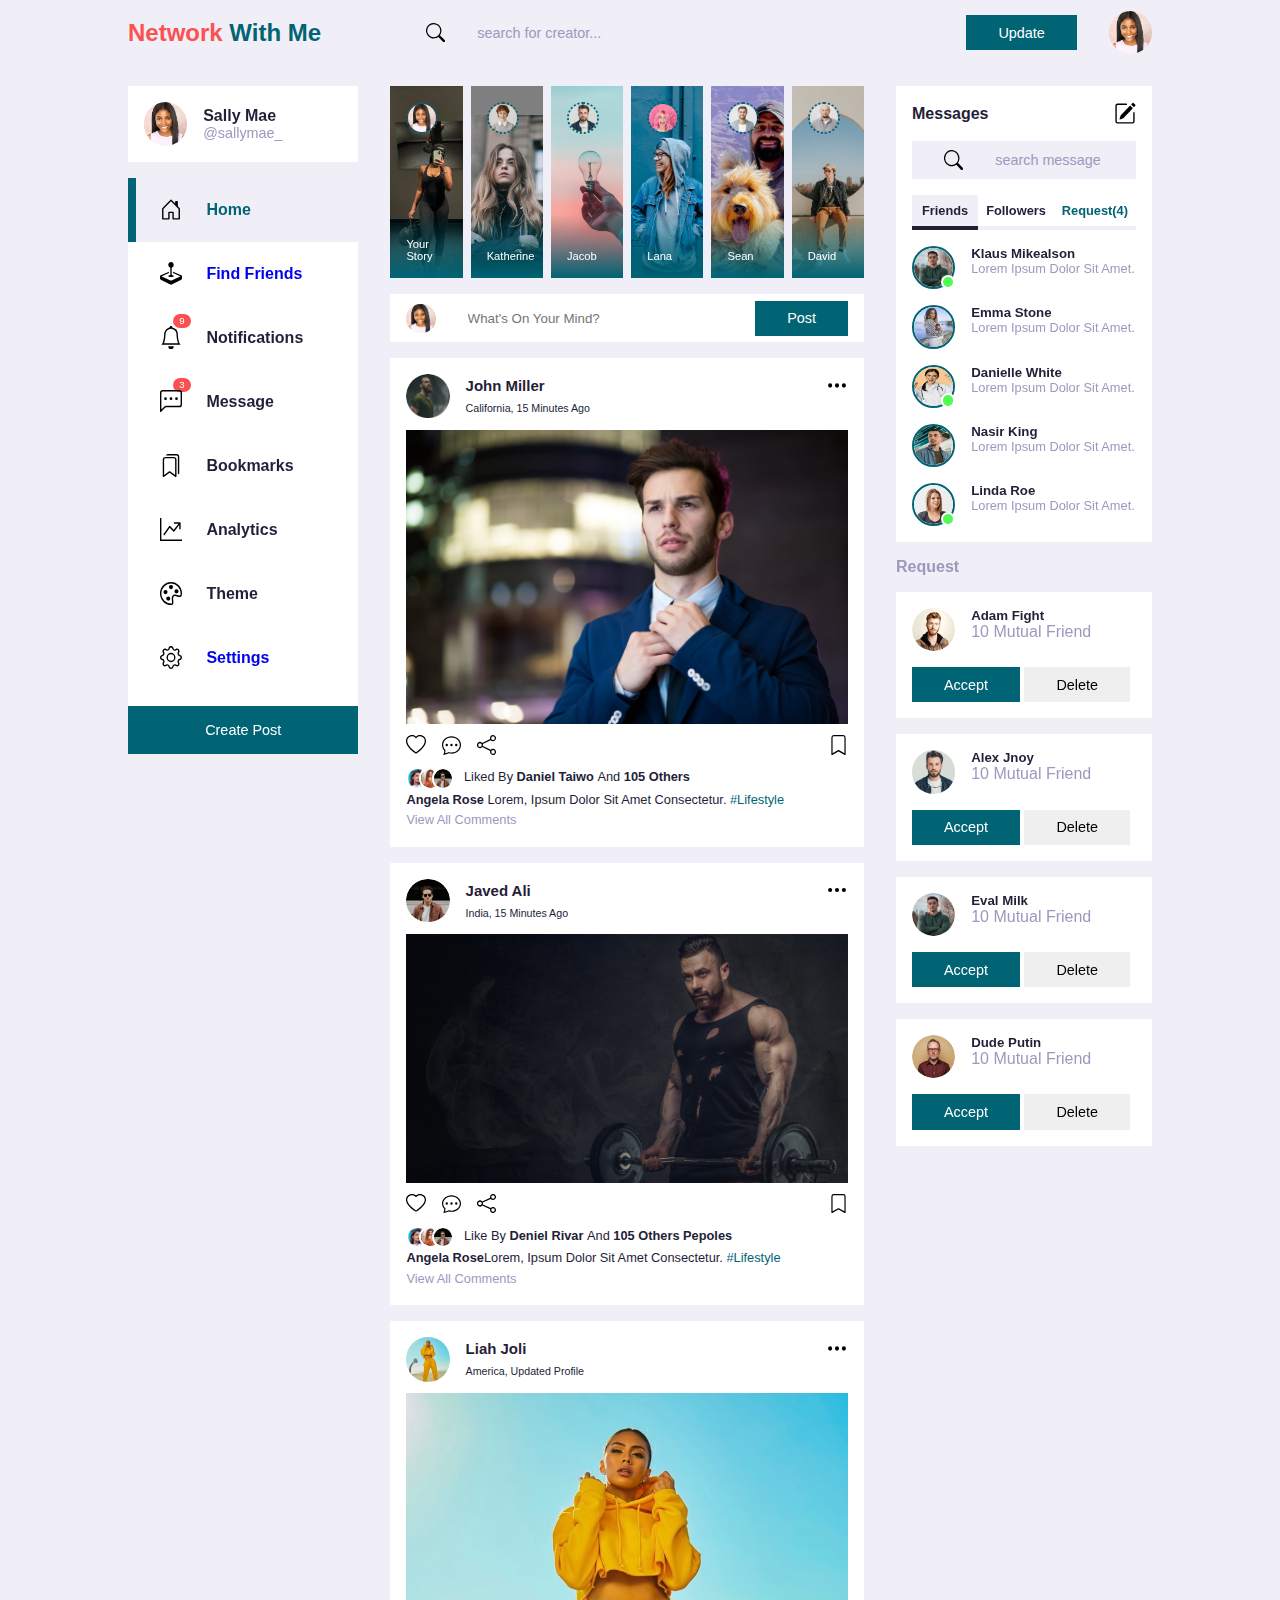
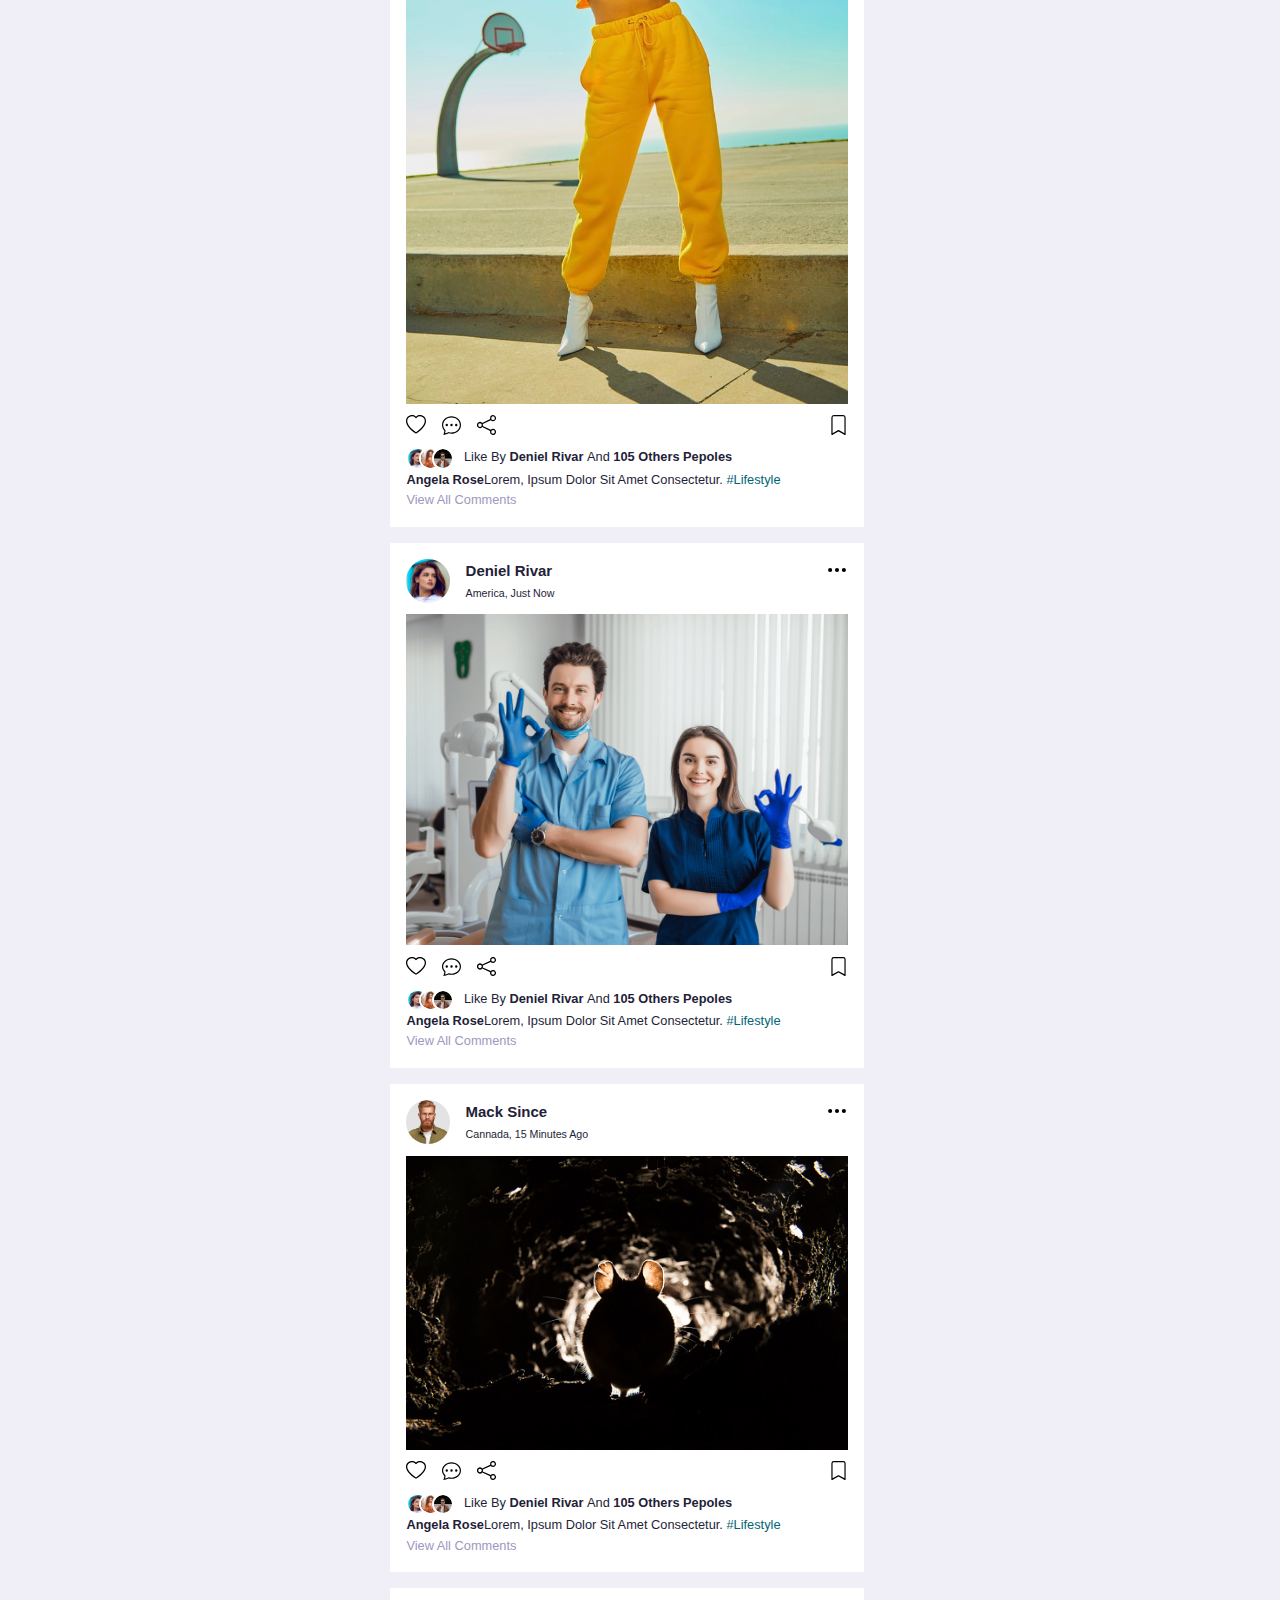
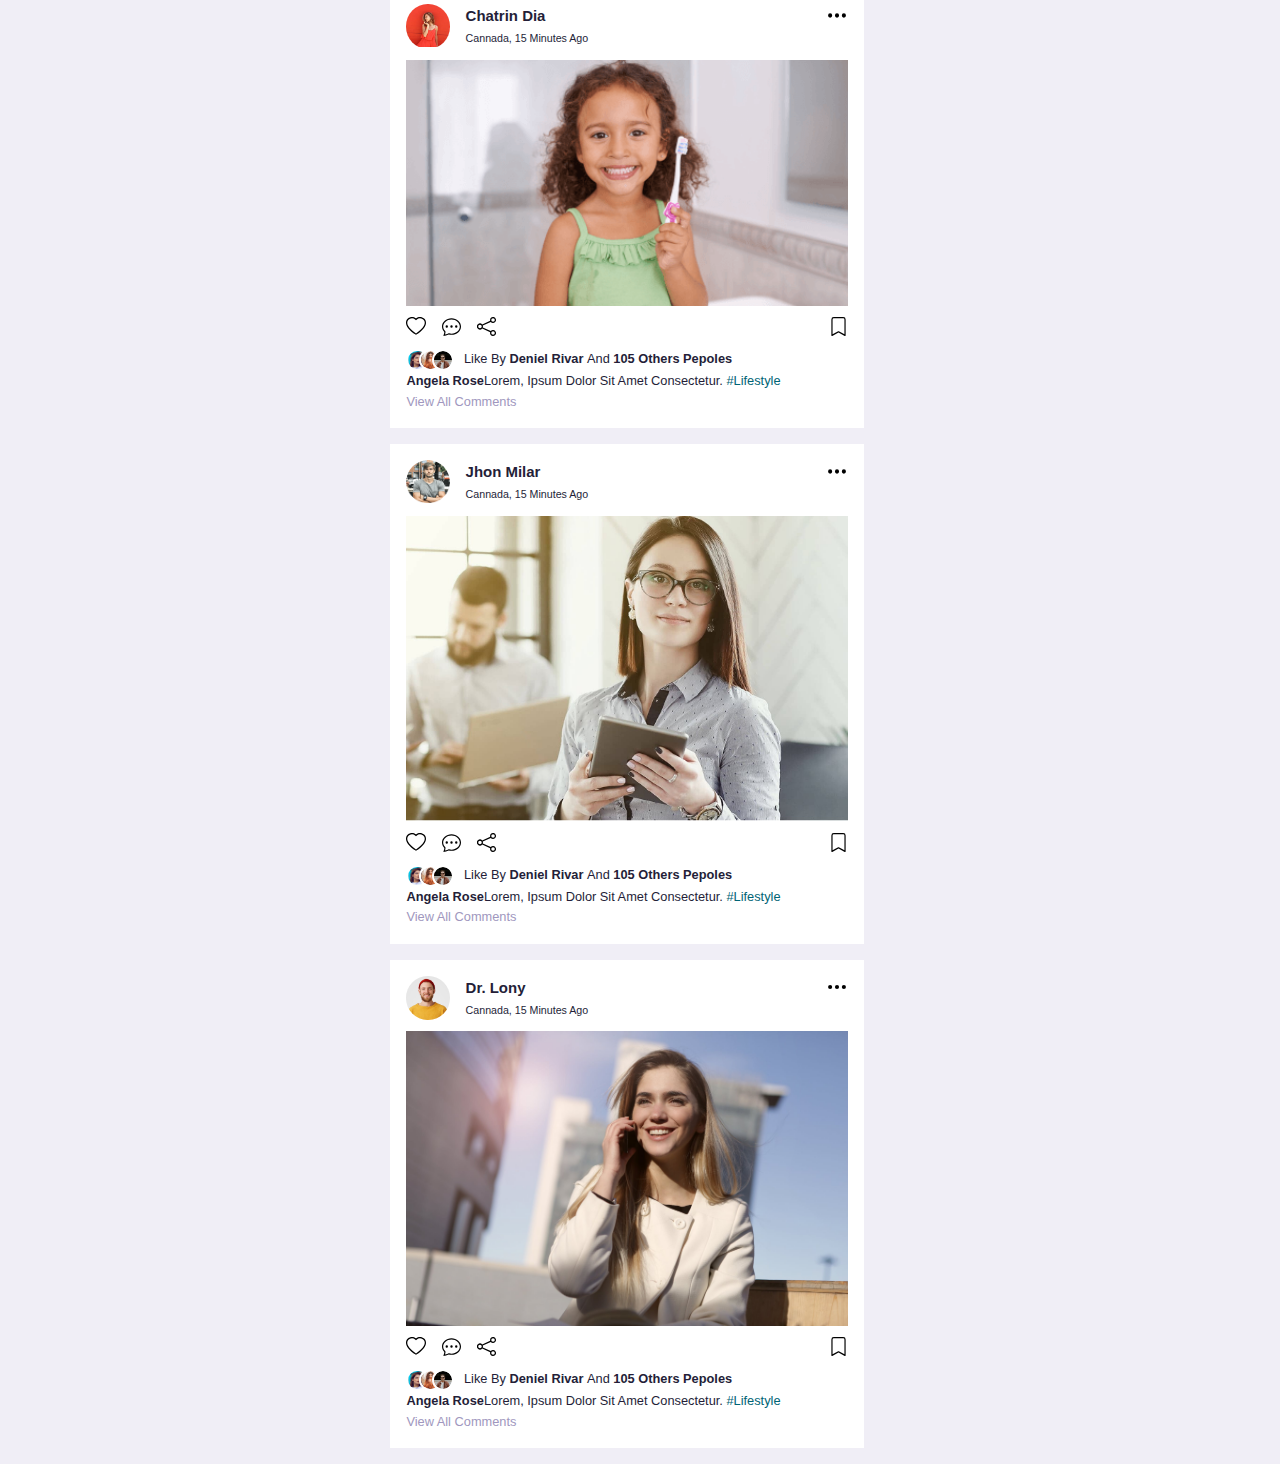
<file: social-book-main/index.html>
<!DOCTYPE html>
<html lang="en">

<head>
    <meta charset="UTF-8">
    <meta http-equiv="X-UA-Compatible" content="IE=edge">
    <meta name="viewport" content="width=device-width, initial-scale=1.0">
    <title>Network With Me</title>
    <!-- ................CUSTOM CSS LINK................... -->
    <link rel="stylesheet" href="style.css">
    <style>
        .heart-red {
            fill: red;
        }
    </style>
</head>

<body>
    <!-- .............START NAV SECTION...................... -->
    <nav>
        <div class="container nav-container">
            <h2 class="logo">
                Network<span> With Me</span>
            </h2>
            <div class="search-bar">
                <img src="icon/search.svg" class="icon2">
                <input type="search" placeholder="search for creator...">
            </div>
            <div class="create">
                <label for="creatPost" class="btn btn-primary">update</label>
                <div class="profile-phots">
                    <img src="img/profile-1.jpeg" alt="">
                </div>
            </div>
        </div>
    </nav>
    <!-- ................END NAV SECTION......................... -->



    <!-- ................START MAIN SECTION......................... -->
    <main>
        <div class="container main-container">
            <!--=======MAIN LEFT======== -->
            <div class="main-left">
                <div class="profile">
                    <div class="profile-phots">
                        <img src="img/profile-1.jpeg" alt="">
                    </div>
                    <div class="hendel">
                        <h4>Sally Mae</h4>
                        <p class="text-gry">@sallymae_</p>
                    </div>
                </div>

                <!--.............. SIDEBAR.............. -->
                <div class="side-bar">

                    <a class="menu-item active">
                        <span><img src="icon/house-door.svg" class="icon1"></span>
                        <h3>home</h3>
                    </a>
                    <a class="menu-item" href="find-friends.html">
                        <span><img src="icon/joystick.svg" class="icon1"></span>
                        <h3>find friends</h3>
                    </a>
                    <a class="menu-item" id="notification">
                        <span> <small class="count">9</small> <img src="icon/bell.svg" class="icon1"></span>
                        <h3>notifications</h3>
                        <!-- ....................notification............................ -->
                        <div class="notification">
                            <div class="NP">
                                <div class="profile-phots">
                                    <img src="img/p2.jpg" alt="">
                                </div>
                                <div class="notification-body">
                                    <b>melody</b> accepted your friend request
                                    <small class="text-gry"> 1 minutes ago</small>
                                </div>
                            </div>
                            <div class="NP">
                                <div class="profile-phots">
                                    <img src="img/p3.png" alt="">
                                </div>
                                <div class="notification-body">
                                    <b>Micheal Macintosh</b> commented your post
                                    <small class="text-gry"> 4 minutes ago</small>
                                </div>
                            </div>
                            <div class="NP">
                                <div class="profile-phots">
                                    <img src="img/p4.png" alt="">
                                </div>
                                <div class="notification-body">
                                    <b>Sam Johnson</b> liked your post
                                    <small class="text-gry"> 10 minutes ago</small>
                                </div>
                            </div>
                            <div class="NP">
                                <div class="profile-phots">
                                    <img src="img/p5.png" alt="">
                                </div>
                                <div class="notification-body">
                                    <b>John Frost</b> liked your post
                                    <small class="text-gry"> 20 minutes ago</small>
                                </div>
                            </div>
                            <div class="NP">
                                <div class="profile-phots">
                                    <img src="img/profile-4.jpg" alt="">
                                </div>
                                <div class="notification-body">
                                    <b>Billie Eilish</b> reacted your post
                                    <small class="text-gry"> 1 hour ago</small>
                                </div>
                            </div>
                            <div class="NP">
                                <div class="profile-phots">
                                    <img src="img/s4.jpg" alt="">
                                </div>
                                <div class="notification-body">
                                    <b>Megan Samples</b> accepted your friend request
                                    <small class="text-gry">2 hour ago</small>
                                </div>
                            </div>
                            <div class="NP">
                                <div class="profile-phots">
                                    <img src="img/p7.png" alt="">
                                </div>
                                <div class="notification-body">
                                    <b>mark cash</b> accepted your friend request
                                    <small class="text-gry"> 2 days ago</small>
                                </div>
                            </div>
                        </div>
                    </a>
                    <a class="menu-item" id="message">
                        <span> <small class="count">3</small> <img src="icon/chat-left-dots.svg" class="icon1"></span>
                        <h3>message</h3>
                    </a>
                    <a class="menu-item" id="bookmark">
                        <span><img src="icon/bookmarks.svg" class="icon1"></span>
                        <h3>bookmarks</h3>
                    </a>
                    <a class="menu-item ">

                        <span><img src="icon/graph-up-arrow.svg" class="icon1"></span>
                        <h3>analytics</h3>
                    </a>
                    <a class="menu-item " id="themeMenu">
                        <span><img src="icon/palette.svg" class="icon1"></span>
                        <h3>theme</h3>
                    </a>
                    <a class="menu-item g" href="settings.html">
                        <span><img src="icon/gear.svg" class="icon1"></span>
                        <h3>Settings</h3>
                    </a>

                    <label for="creatPost" class="btn btn-primary">create post</label>

                </div>

            </div>
            <!-- =======MAIN MID======= -->
            <div class="main-mid">

                <!-- storys..start.. -->
                <div class="storys">
                    <div class="story">
                        <div class="profile-phots">
                            <img src="img/profile-1.jpeg" alt="">
                        </div>
                        <p>your story</p>
                    </div>
                    <div class="story">
                        <div class="profile-phots">
                            <img src="img/s2.jpg" alt="">
                        </div>
                        <p>Katherine</p>
                    </div>
                    <div class="story">
                        <div class="profile-phots">
                            <img src="img/s3.jpg" alt="">
                        </div>
                        <p>Jacob</p>
                    </div>
                    <div class="story">
                        <div class="profile-phots">
                            <img src="img/s4.jpg" alt="">
                        </div>
                        <p>lana</p>
                    </div>
                    <div class="story">
                        <div class="profile-phots">
                            <img src="img/s5.jpg" alt="">
                        </div>
                        <p>Sean</p>
                    </div>
                    <div class="story">
                        <div class="profile-phots">
                            <img src="img/s6.jpg" alt="">
                        </div>
                        <p>David</p>
                    </div>


                </div>
                <!-- storys..end.. -->
                <form class="creatPost">
                    <div class="profile-phots">
                        <img src="img/profile-1.jpeg" alt="">
                    </div>
                    <div class="text-post">
                        <input type="text" placeholder="what's on your mind?" class="creatPost">
                    </div>

                    <div>
                        <input type="submit" value="post" class="btn btn-primary">
                    </div>
                </form>

                <!--..................feeds..start...............................-->
                <div class="feeds">
                    <div class="feed">
                        <div class="head">
                            <div class="user">
                                <div class="profile-phots">
                                    <img src="img/p7.png" alt="">
                                </div>
                                <div class="info">
                                    <h3>John Miller</h3>
                                    <small>California, 15 minutes ago</small>
                                </div>
                            </div>
                            <span class="edit">
                                <img src="icon/three-dots.svg" class="icon1">
                            </span>
                        </div>
                        <div class="feed-phots">
                            <img src="img/feed1.jpeg" alt="">
                        </div>
                        <div class="action-buttons">
                            <div class="inter-action-button">
                                <span onclick="toggleHeart(this)"><img src="icon/heart.svg" class="icon2"
                                        id="heart1"></span>
                                <span><img src="icon/chat-dots.svg" class="icon2"></span>
                                <span><img src="icon/share.svg" class="icon2"></span>
                            </div>
                            <div class="book-mark">
                                <span><img src="icon/bookmark.svg" class="icon2"></span>
                            </div>
                        </div>
                        <div class="liked-by">
                            <span><img src="img/p2.jpg" alt=""></span>
                            <span><img src="img/p4.png" alt=""></span>
                            <span><img src="img/p5.png" alt=""></span>
                            <p>liked by <b>Daniel Taiwo </b> and<b> 105 others</b></p>
                        </div>
                        <div class="caption">
                            <p><b>angela rose </b> Lorem, ipsum dolor sit amet consectetur. <span
                                    class="hash-teg">#lifestyle</span></p>
                        </div>
                        <div class="text-gry comment">view all comments</div>
                    </div>
                    <div class="feed">
                        <div class="head">
                            <div class="user">
                                <div class="profile-phots">
                                    <img src="img/p5.png" alt="">
                                </div>
                                <div class="info">
                                    <h3>javed ali</h3>
                                    <small>india, 15 minutes ago</small>
                                </div>
                            </div>
                            <span class="edit">
                                <img src="icon/three-dots.svg" class="icon1">
                            </span>
                        </div>
                        <div class="feed-phots">
                            <img src="img/feed8.jpg" alt="">
                        </div>
                        <div class="action-buttons">
                            <div class="inter-action-button">
                                <span onclick="toggleHeart(this)"><img src="icon/heart.svg" class="icon2"
                                        id="heart1"></span>
                                <span><img src="icon/chat-dots.svg" class="icon2"></span>
                                <span><img src="icon/share.svg" class="icon2"></span>
                            </div>
                            <div class="book-mark">
                                <span><img src="icon/bookmark.svg" class="icon2"></span>
                            </div>
                        </div>
                        <div class="liked-by">
                            <span><img src="img/p2.jpg" alt=""></span>
                            <span><img src="img/p4.png" alt=""></span>
                            <span><img src="img/p5.png" alt=""></span>
                            <p>like by <b>deniel rivar </b> and<b> 105 others pepoles</b></p>
                        </div>
                        <div class="caption">
                            <p><b>angela rose</b>Lorem, ipsum dolor sit amet consectetur. <span
                                    class="hash-teg">#lifestyle</span></p>
                        </div>
                        <div class="text-gry comment">view all comments</div>
                    </div>
                    <div class="feed">
                        <div class="head">
                            <div class="user">
                                <div class="profile-phots">
                                    <img src="img/feed4.jpg" alt="">
                                </div>
                                <div class="info">
                                    <h3>liah joli</h3>
                                    <small>america, updated profile</small>
                                </div>
                            </div>
                            <span class="edit">
                                <img src="icon/three-dots.svg" class="icon1">
                            </span>
                        </div>
                        <div class="feed-phots">
                            <img src="img/feed4.jpg" alt="">
                        </div>
                        <div class="action-buttons">
                            <div class="inter-action-button">
                                <span onclick="toggleHeart(this)"><img src="icon/heart.svg" class="icon2"
                                        id="heart1"></span>
                                <span><img src="icon/chat-dots.svg" class="icon2"></span>
                                <span><img src="icon/share.svg" class="icon2"></span>
                            </div>
                            <div class="book-mark">
                                <span><img src="icon/bookmark.svg" class="icon2"></span>
                            </div>
                        </div>
                        <div class="liked-by">
                            <span><img src="img/p2.jpg" alt=""></span>
                            <span><img src="img/p4.png" alt=""></span>
                            <span><img src="img/p5.png" alt=""></span>
                            <p>like by <b>deniel rivar </b> and<b> 105 others pepoles</b></p>
                        </div>
                        <div class="caption">
                            <p><b>angela rose</b>Lorem, ipsum dolor sit amet consectetur. <span
                                    class="hash-teg">#lifestyle</span></p>
                        </div>
                        <div class="text-gry comment">view all comments</div>
                    </div>
                    <div class="feed">
                        <div class="head">
                            <div class="user">
                                <div class="profile-phots">
                                    <img src="img/p2.jpg" alt="">
                                </div>
                                <div class="info">
                                    <h3>Deniel Rivar</h3>
                                    <small>america, just now</small>
                                </div>
                            </div>
                            <span class="edit">
                                <img src="icon/three-dots.svg" class="icon1">
                            </span>
                        </div>
                        <div class="feed-phots">
                            <img src="img/feed3.png" alt="">
                        </div>
                        <div class="action-buttons">
                            <div class="inter-action-button">
                                <span onclick="toggleHeart(this)"><img src="icon/heart.svg" class="icon2"
                                        id="heart1"></span>
                                <span><img src="icon/chat-dots.svg" class="icon2"></span>
                                <span><img src="icon/share.svg" class="icon2"></span>
                            </div>
                            <div class="book-mark">
                                <span><img src="icon/bookmark.svg" class="icon2"></span>
                            </div>
                        </div>
                        <div class="liked-by">
                            <span><img src="img/p2.jpg" alt=""></span>
                            <span><img src="img/p4.png" alt=""></span>
                            <span><img src="img/p5.png" alt=""></span>
                            <p>like by <b>deniel rivar </b> and<b> 105 others pepoles</b></p>
                        </div>
                        <div class="caption">
                            <p><b>angela rose</b>Lorem, ipsum dolor sit amet consectetur. <span
                                    class="hash-teg">#lifestyle</span></p>
                        </div>
                        <div class="text-gry comment">view all comments</div>
                    </div>
                    <div class="feed">
                        <div class="head">
                            <div class="user">
                                <div class="profile-phots">
                                    <img src="img/s1.jpg" alt="">
                                </div>
                                <div class="info">
                                    <h3>mack since</h3>
                                    <small>cannada, 15 minutes ago</small>
                                </div>
                            </div>
                            <span class="edit">
                                <img src="icon/three-dots.svg" class="icon1">
                            </span>
                        </div>
                        <div class="feed-phots">
                            <img src="img/feed2.jpg" alt="">
                        </div>
                        <div class="action-buttons">
                            <div class="inter-action-button">
                                <span onclick="toggleHeart(this)"><img src="icon/heart.svg" class="icon2"
                                        id="heart1"></span>
                                <span><img src="icon/chat-dots.svg" class="icon2"></span>
                                <span><img src="icon/share.svg" class="icon2"></span>
                            </div>
                            <div class="book-mark">
                                <span><img src="icon/bookmark.svg" class="icon2"></span>
                            </div>
                        </div>
                        <div class="liked-by">
                            <span><img src="img/p2.jpg" alt=""></span>
                            <span><img src="img/p4.png" alt=""></span>
                            <span><img src="img/p5.png" alt=""></span>
                            <p>like by <b>deniel rivar </b> and<b> 105 others pepoles</b></p>
                        </div>
                        <div class="caption">
                            <p><b>angela rose</b>Lorem, ipsum dolor sit amet consectetur. <span
                                    class="hash-teg">#lifestyle</span></p>
                        </div>
                        <div class="text-gry comment">view all comments</div>
                    </div>
                    <div class="feed">
                        <div class="head">
                            <div class="user">
                                <div class="profile-phots">
                                    <img src="img/profile-4.jpg" alt="">
                                </div>
                                <div class="info">
                                    <h3>chatrin dia</h3>
                                    <small>cannada, 15 minutes ago</small>
                                </div>
                            </div>
                            <span class="edit">
                                <img src="icon/three-dots.svg" class="icon1">
                            </span>
                        </div>
                        <div class="feed-phots">
                            <img src="img/feed6.png" alt="">
                        </div>
                        <div class="action-buttons">
                            <div class="inter-action-button">
                                <span onclick="toggleHeart(this)"><img src="icon/heart.svg" class="icon2"
                                        id="heart1"></span>
                                <span><img src="icon/chat-dots.svg" class="icon2"></span>
                                <span><img src="icon/share.svg" class="icon2"></span>
                            </div>
                            <div class="book-mark">
                                <span><img src="icon/bookmark.svg" class="icon2"></span>
                            </div>
                        </div>
                        <div class="liked-by">
                            <span><img src="img/p2.jpg" alt=""></span>
                            <span><img src="img/p4.png" alt=""></span>
                            <span><img src="img/p5.png" alt=""></span>
                            <p>like by <b>deniel rivar </b> and<b> 105 others pepoles</b></p>
                        </div>
                        <div class="caption">
                            <p><b>angela rose</b>Lorem, ipsum dolor sit amet consectetur. <span
                                    class="hash-teg">#lifestyle</span></p>
                        </div>
                        <div class="text-gry comment">view all comments</div>
                    </div>

                    <div class="feed">
                        <div class="head">
                            <div class="user">
                                <div class="profile-phots">
                                    <img src="img/p3.png" alt="">
                                </div>
                                <div class="info">
                                    <h3>jhon milar</h3>
                                    <small>cannada, 15 minutes ago</small>
                                </div>
                            </div>
                            <span class="edit">
                                <img src="icon/three-dots.svg" class="icon1">
                            </span>
                        </div>
                        <div class="feed-phots">
                            <img src="img/feed7.jpg" alt="">
                        </div>
                        <div class="action-buttons">
                            <div class="inter-action-button">
                                <span onclick="toggleHeart(this)"><img src="icon/heart.svg" class="icon2"
                                        id="heart1"></span>
                                <span><img src="icon/chat-dots.svg" class="icon2"></span>
                                <span><img src="icon/share.svg" class="icon2"></span>
                            </div>
                            <div class="book-mark">
                                <span><img src="icon/bookmark.svg" class="icon2"></span>
                            </div>
                        </div>
                        <div class="liked-by">
                            <span><img src="img/p2.jpg" alt=""></span>
                            <span><img src="img/p4.png" alt=""></span>
                            <span><img src="img/p5.png" alt=""></span>
                            <p>like by <b>deniel rivar </b> and<b> 105 others pepoles</b></p>
                        </div>
                        <div class="caption">
                            <p><b>angela rose</b>Lorem, ipsum dolor sit amet consectetur. <span
                                    class="hash-teg">#lifestyle</span></p>
                        </div>
                        <div class="text-gry comment">view all comments</div>
                    </div>
                    <div class="feed">
                        <div class="head">
                            <div class="user">
                                <div class="profile-phots">
                                    <img src="img/s7.jpg" alt="">
                                </div>
                                <div class="info">
                                    <h3>dr. lony</h3>
                                    <small>cannada, 15 minutes ago</small>
                                </div>
                            </div>
                            <span class="edit">
                                <img src="icon/three-dots.svg" class="icon1">
                            </span>
                        </div>
                        <div class="feed-phots">
                            <img src="img/feed5.jpeg" alt="">
                        </div>
                        <div class="action-buttons">
                            <div class="inter-action-button">
                                <span onclick="toggleHeart(this)"><img src="icon/heart.svg" class="icon2"
                                        id="heart1"></span>
                                <span><img src="icon/chat-dots.svg" class="icon2"></span>
                                <span><img src="icon/share.svg" class="icon2"></span>
                            </div>
                            <div class="book-mark">
                                <span><img src="icon/bookmark.svg" class="icon2"></span>
                            </div>
                        </div>
                        <div class="liked-by">
                            <span><img src="img/p2.jpg" alt=""></span>
                            <span><img src="img/p4.png" alt=""></span>
                            <span><img src="img/p5.png" alt=""></span>
                            <p>like by <b>deniel rivar </b> and<b> 105 others pepoles</b></p>
                        </div>
                        <div class="caption">
                            <p><b>angela rose</b>Lorem, ipsum dolor sit amet consectetur. <span
                                    class="hash-teg">#lifestyle</span></p>
                        </div>
                        <div class="text-gry comment">view all comments</div>
                    </div>
                </div>
                <!--..................feeds.end................................-->
            </div>
            <!-- =======MAIN RIGHT======= -->
            <div class="main-right">
                <div class="messages" id="message-box">
                    <div class="message-heading">
                        <h4>messages</h4><span><img src="icon/pencil-square.svg" class="icon1"></span>
                    </div>
                    <!-- searchbar -->
                    <div class="search-bar">
                        <span><img src="icon/search.svg" class="icon2"></span>
                        <input type="search" placeholder="search message" class="message-search">
                    </div>
                    <!-- messagecategory -->
                    <div class="category">
                        <h6 class="active">friends</h6>
                        <h6 class="">followers</h6>
                        <h6 class="pr-requst">request(4)</h6>
                    </div>
                    <!-- messgae -->
                    <div class="message">
                        <div class="profile-phots">
                            <div class="ac"></div>
                            <img src="img/f3.png" alt="">
                        </div>
                        <div class="messgae-body">
                            <h5>Klaus Mikealson</h5>
                            <p class="text-gry">Lorem ipsum dolor sit amet.</p>
                        </div>
                    </div>
                    <div class="message">
                        <div class="profile-phots">
                            <img src="img/m1.jpg" alt="">
                        </div>
                        <div class="messgae-body">
                            <h5>Emma Stone</h5>
                            <p class="text-gry">Lorem ipsum dolor sit amet.</p>
                        </div>
                    </div>
                    <div class="message">
                        <div class="profile-phots">
                            <div class="ac"></div>
                            <img src="img/m2.png" alt="">
                        </div>
                        <div class="messgae-body">
                            <h5>Danielle White</h5>
                            <p class="text-gry">Lorem ipsum dolor sit amet.</p>
                        </div>
                    </div>
                    <div class="message">
                        <div class="profile-phots">
                            <img src="img/m3.jpg" alt="">
                        </div>
                        <div class="messgae-body">
                            <h5>Nasir King</h5>
                            <p class="text-gry">Lorem ipsum dolor sit amet.</p>
                        </div>
                    </div>
                    <div class="message ">
                        <div class="profile-phots">
                            <div class="ac"></div>
                            <img src="img/m4.png" alt="">
                        </div>
                        <div class="messgae-body">
                            <h5>Linda Roe</h5>
                            <p class="text-gry">Lorem ipsum dolor sit amet.</p>
                        </div>
                    </div>
                </div>
                <!--friend request-->
                <div class="friend-requests">
                    <h4>request</h4>
                    <div class="request">
                        <div class="info">
                            <div class="profile-phots">
                                <img src="img/f1.png" alt="">
                            </div>
                            <div class="request-body">
                                <h5>adam fight</h5>
                                <p class="text-gry">10 mutual friend</p>
                            </div>
                        </div>
                        <div class="action">
                            <button class="btn btn-primary" id="add">accept</button>
                            <button class="btn btn" id="del">delete</button>
                        </div>
                    </div>
                    <div class="request">
                        <div class="info">
                            <div class="profile-phots">
                                <img src="img/s3.jpg" alt="">
                            </div>
                            <div class="request-body">
                                <h5>alex jnoy</h5>
                                <p class="text-gry">10 mutual friend</p>
                            </div>
                        </div>

                        <div class="action">
                            <button class="btn btn-primary" id="add">accept</button>
                            <button class="btn " id="del">delete</button>
                        </div>
                    </div>
                    <div class="request">
                        <div class="info">
                            <div class="profile-phots">
                                <img src="img/f3.png" alt="">
                            </div>
                            <div class="request-body">
                                <h5>eval milk</h5>
                                <p class="text-gry">10 mutual friend</p>
                            </div>
                        </div>
                        <div class="action">
                            <button class="btn btn-primary" id="add">accept</button>
                            <button class="btn " id="del">delete</button>
                        </div>
                    </div>
                    <div class="request">
                        <div class="info">
                            <div class="profile-phots">
                                <img src="img/f4.png" alt="">
                            </div>
                            <div class="request-body">
                                <h5>dude putin</h5>
                                <p class="text-gry">10 mutual friend</p>
                            </div>
                        </div>
                        <div class="action">
                            <button class="btn btn-primary" id="add">accept</button>
                            <button class="btn " id="del">delete</button>
                        </div>
                    </div>
                </div>
            </div>
        </div>
    </main>

    <!--................. THEME CUSTOMIZE.START............. -->
    <div class="theme">
        <div class="theme-box">
            <h2>Choose your theme!</h2>
            <p class="text-gry">manage your font, color, and background</p>
            <button class="close-btn" onclick="toggleThemeMenu()">X</button> <!-- Close button -->

            <!--........... FONT-SIZE........... -->
            <div class="font-siz">
                <div>
                    <h6>aa</h6>
                    <div class="choose-font-size">
                        <span id="font1" class="font1"></span>
                        <span id="font2" class="font2 active"></span>
                        <span id="font3" class="font3"></span>
                        <span id="font4" class="font4"></span>
                        <span id="font5" class="font5"></span>
                    </div>
                    <h3>aa</h3>
                </div>
            </div>

            <!--.................. COLOR................ -->
            <div class="color">
                <h3>color</h3>
                <div class="choose-color">
                    <span id="color1" class="color1"></span>
                    <span id="color2" class="color2"></span>
                    <span id="color3" class="color3 active"></span>
                    <span id="color4" class="color4"></span>
                    <span id="color5" class="color5"></span>
                </div>
            </div>

            <!--.............BACKGROUND.............. -->
            <div class="background">
                <h3>backgorund</h3>
                <div class="chosse-backgorund">
                    <div class="bg1 active">
                        <span></span>
                        <h5 class="bg1">light</h5>
                    </div>
                    <div class="bg2">
                        <span></span>
                        <h5 class="bg2">dark</h5>
                    </div>
                    <div class="bg3">
                        <span></span>
                        <h5 class="bg3">black</h5>
                    </div>
                </div>
            </div>

        </div>
    </div>
    <!--.............THEME CUSTOMIZE.END...... -->
    <!-- ................END MAINE SECTION......................... -->



    <!-- .............CUSTOM JS LINK...................... -->
    <script>
        // JavaScript function to toggle the heart icon color
        function toggleHeart(element) {
            element.querySelector('icon').classList.toggle('heart-red');
        }
    </script>
    <script src="script.js"></script>
</body>

</html>
</file>
<file: social-book-main/style.css>
*,
*::after,
*::before {
    margin: 0;
    padding: 0;
    box-sizing: border-box;
    text-transform: capitalize;
    font-family: Verdana, Geneva, Tahoma, sans-serif;
    list-style: none;
    text-decoration: none;
    border: none;
    outline: none;
}

:root {
    --color-white: hsl(252, 30%, 100%);
    --color-light: hsl(252, 30%, 95%);
    --color-gry: rgb(160, 151, 190);
    --color-primary: #006475;
    --color-success: hsl(120, 95%, 65%);
    --color-danger: hsl(0, 95%, 65%);
    --color-dark: hsl(252, 30%, 17%);
    --color-black: hsl(252, 30%, 10%);


    --btn-padding: .6rem 2rem;
    --border-radius: 0;
    --card-border-radius: 0;
    --search-padding: .6rem 2rem;
    --card-padding: 1rem;

    --stk-top-left: 5.4rem;
    --stk-top-right: -18rem;
}

body {
    color: var(--color-dark);
    background: var(--color-light);
    overflow-x: hidden;
    font-size: var(--font-size);
}

/* ............CUSTOM STYLE........ */

.container {
    width: 80%;
    margin: 0 auto;
}

.profile-phots {
    width: 2.7rem;
    border-radius: 50%;
    aspect-ratio: 1/1;
    overflow: hidden;
}

img {
    width: 100%;
    display: block;
}

.icon1 {
    height: 1.4rem;
    width: 1.4rem;
}

.icon2 {
    height: 1.2rem;
    width: 1.2rem;
}

.btn {
    padding: var(--btn-padding);
    display: inline-block;
    font-weight: 500;
    font-size: .9rem;
    border-radius: var(--border-radius);
    cursor: pointer;
    transition: all .3s ease;
}

.btn:hover {
    opacity: .8;
}

.btn-primary {
    background: var(--color-primary);
    color: white;
}

.btn-danger {
    background: var(--color-danger);
    color: white;
}

.text-blod {
    font-weight: bold;
}

.text-gry {
    color: var(--color-gry);
}

/* ............................NAV START.................... */
nav {
    position: fixed;
    width: 100%;
    padding: .7rem 0;
    background: var(--color-light);
    z-index: 10;
    top: 0;
}

.nav-container {
    display: flex;
    align-items: center;
    justify-content: space-between;
}

nav span {
    color: var(--color-primary);
}

nav .logo {
    color: var(--color-danger);
}

.search-bar {
    background: var(--color-light);
    border-radius: var(--border-radius);
    padding: var(--search-padding);
    display: flex;
    align-items: center;
    gap: 1rem;
}

.search-bar input[type="search"] {
    width: 30vw;
    margin-left: 1rem;
    font-size: .9rem;
    color: var(--color-dark);
    background: transparent;
    text-transform: lowercase;
}

.search-bar input[type="search"]::placeholder {
    color: var(--color-gry);
}

.create {
    display: flex;
    align-items: center;
    gap: 2rem;
}

/* ............................NAV END.................... */


/* ............................START MAINE .................... */

main {
    position: relative;
    top: 5.4rem;
}

.main-container {
    position: relative;
    display: grid;
    grid-template-columns: 18vw auto 20vw;
    gap: 2rem;
}

/*.... main left... */
.main-container .main-left {
    position: sticky;
    height: max-content;
    top: var(--stk-top-left);
}

.main-left .profile {
    padding: var(--card-padding);
    background: var(--color-white);
    border-radius: var(--card-border-radius);
    display: flex;
    column-gap: 1rem;
    align-items: center;
    width: 100%;
}

.main-left p {
    text-transform: lowercase;
    font-size: .9rem;
}

/* +++++++++++  SIDEBAR  +++++++++++++++++ */
.main-left .side-bar {
    background: var(--color-white);
    margin-top: 1rem;
    border-radius: var(--card-border-radius);
}

.menu-item {
    position: relative;
    display: flex;
    align-items: center;
    cursor: pointer;
    transition: .3s all ease;
    height: 4rem;
}

.menu-item a {
    text-decoration: none;
}

.menu-item:hover {
    background: var(--color-light);
}

.menu-item span img {
    margin-left: 2rem;
    position: relative;
}

.menu-item .count {
    background: var(--color-danger);
    padding: .1rem .4rem;
    font-size: .6rem;
    height: fit-content;
    color: white;
    border-radius: .8rem;
    position: absolute;
    top: .5rem;
    left: 2.8rem;
}

.menu-item h3 {
    font-size: 1rem;
    margin-left: 1.5rem;
}

.active h3 {
    color: var(--color-primary);
}

.active {
    background: var(--color-light);
}

.menu-item.active::before {
    content: '';
    display: block;
    position: absolute;
    height: 100%;
    width: .5rem;
    background: var(--color-primary);
}

.menu-item:first-child.active {
    border-top-left-radius: var(--card-border-radius);
    overflow: hidden;
}

.g {
    border-bottom-left-radius: var(--card-border-radius);
    overflow: hidden;
}

.side-bar .btn {
    margin-top: 1rem;
    width: 100%;
    text-align: center;
    padding: 1rem 0;
}

/* +++++++++++  SIDEBAR  +END++++++++++++++++ */

/* ...........notification..start......... */
.notification {
    position: absolute;
    background: var(--color-white);
    width: 30rem;
    border-radius: var(--card-border-radius);
    top: 0;
    left: 110%;
    padding: var(--card-padding);
    box-shadow: 0 0 2rem hsl(var(--color-primary)75% 60% 25%);
    z-index: 8;
    display: none;
}

.notification::before {
    content: '';
    height: 1.2rem;
    width: 1.2rem;
    background: var(--color-white);
    display: block;
    position: absolute;
    transform: rotate(45deg);
    left: -.6rem;
}

.notification .NP {
    display: flex;
    align-items: start;
    gap: 1rem;
    margin: 1rem;
}

.notification .NP small {
    display: block;
}

/* ...........notification..end......... */


/* ...........mid..start......... */
.storys {
    height: 12rem;
    display: flex;
    justify-content: space-between;
    gap: .5rem;
    margin-bottom: 1rem;
}

.story {
    position: relative;
    justify-content: space-between;
    display: flex;
    padding: var(--card-padding);
    border-radius: var(--card-border-radius);
    flex-direction: column;
    color: var(--color-white);
    overflow: hidden;
    /* width: 5rem; */
    width: 100%;
    align-items: left;
    background: var(--color-primary);
    font-size: .7rem;
}

.story::before {
    content: '';
    height: 4rem;
    width: 100%;
    display: block;
    background: linear-gradient(transparent, var(--color-primary));
    position: absolute;
    bottom: 0;
    left: 0;
}

.story .profile-phots {
    height: 2rem;
    width: 2rem;
    align-self: start;
    border: 2px dotted var(--color-primary);
}

.story p {
    z-index: 2;
}

.story:nth-child(1) {
    background: url('img/st1.jpg');
    background-position: center;
    background-size: cover;
}

.story:nth-child(2) {
    background: url('img/st2.jpeg');
    background-position: center;
    background-size: cover;
}

.story:nth-child(3) {
    background: url('img/st3.jpg');
    background-position: center;
    background-size: cover;
}

.story:nth-child(4) {
    background: url('img/st5.jpg');
    background-position: center;
    background-size: cover;
}

.story:nth-child(5) {
    background: url('img/st4.jpg');
    background-position: center;
    background-size: cover;
}

.story:nth-child(6) {
    background: url('img/st6.jpg');
    background-position: center;
    background-size: cover;
}

/* ...........mid..end......... */


/* ...........form..start......... */
.creatPost {
    width: 100%;
    display: flex;
    align-items: center;
    justify-content: space-between;

    border-radius: var(--border-radius);
    padding: .4rem var(--card-padding);
    background: var(--color-white);

}

.creatPost .text-post {
    background: transparent;
    justify-self: start;
    width: 100%;
    padding-left: 1rem;
    margin-right: 1rem;

}

.creatPost input[type="text"] {
    color: var(--color-dark);
}

/* ...........form..end......... */

/* ...................feed start............ */
.feeds .feed {
    background: var(--color-white);
    font-size: .8rem;
    line-height: 1.6;
    padding: var(--card-padding);
    border-radius: var(--card-border-radius);
    margin: 1rem 0;
}

.feeds .feed .head {
    display: flex;
    justify-content: space-between;
}

.feeds .feed .user {
    display: flex;
    gap: 1rem;
}

.feeds .feed-phots {
    overflow: hidden;
    border-radius: var(--card-border-radius);
    margin: .7rem 0;
}

.feeds .action-buttons {
    display: flex;
    justify-content: space-between;
    margin: .6rem 0;
    align-items: center;
}

.feeds .inter-action-button {
    display: flex;
    gap: 1rem;
    align-items: center;
}

.liked-by {
    display: flex;
    margin-top: .8rem;
}

.liked-by span {
    height: 1.4rem;
    width: 1.4rem;
    border: 2px solid var(--color-white);
    border-radius: 50%;
    display: block;
    overflow: hidden;
    margin-left: -.6rem;
}

.liked-by span:nth-child(1) {
    margin: 0;
}

.liked-by p {
    margin-left: .6rem;
}

.hash-teg {
    color: var(--color-primary);
}

/* ...................feed end............ */


/* ..................maine right....................start......... */
/* ...message... */
.main-right {
    height: max-content;
    position: sticky;
    top: var(--stk-top-right);
    bottom: 0;
}

.main-right .messages {
    background: var(--color-white);
    border-radius: var(--card-border-radius);
    padding: var(--card-padding);
}

.main-right .message-heading {
    display: flex;
    align-items: center;
    justify-content: space-between;
    margin-bottom: 1rem;
}

.main-right .messages .search-bar {
    margin-bottom: 1rem;
    display: flex;
    overflow: hidden;
}

.main-right .messages .category {
    display: flex;
    justify-content: space-between;
    /* align-items: center; */
    margin-bottom: 1rem;
}

.main-right .messages .category h6 {
    font-size: .8rem;
    text-align: center;
    border-bottom: 4px solid var(--color-light);
    padding: .5rem;
    width: 100%;
}

.main-right .messages .category .active {
    border-color: var(--color-dark);
}

.main-right .message {
    display: flex;
    margin-bottom: 1rem;
    gap: 1rem;
    align-items: start;
}

.main-right .message:last-child {
    margin: 0;
}

.main-right .message p {
    font-size: .8rem;
}

.ac {
    height: .9rem;
    width: .9rem;
    background: var(--color-success);
    position: absolute;
    border-radius: 50%;
    border: var(--color-white) 2px solid;
    bottom: 0;
    right: 0;

}

.message .profile-phots {
    position: relative;
    overflow: visible;
}

.message .profile-phots img {
    border-radius: 50%;
    height: 100%;
    width: 100%;
    border: 2px solid var(--color-primary);
}

.pr-requst {
    color: var(--color-primary);
}

/* friend requste */
.friend-requests {
    margin-top: 1rem;
}

.friend-requests h4 {
    color: var(--color-gry);
    margin: .7rem 0;
}

.friend-requests .request {
    background: var(--color-white);
    padding: var(--card-padding);
    border-radius: var(--card-border-radius);
    margin-top: 1rem;
}

.friend-requests .info {
    display: flex;
    gap: 1rem;
    margin-bottom: 1rem;
}

.friend-requests .info .request-body h5 {
    color: var(--color-dark);
}

.friend-requests .info .action {
    display: flex;
    gap: 1rem;
}

/* ..................maine right....................end......... */

/* ............................MAINE END.................... */


/*......................THEME CUSTOMIZE..START................... */
.theme {
    background: rgba(0, 0, 0, 0.508);
    height: 100vh;
    width: 100%;
    position: fixed;
    top: 0;
    left: 0;
    transform: translate(0, 0);
    text-align: center;
    display: grid;
    place-items: center;
    z-index: 100;
    font-size: .9rem;
    display: none;
}

.theme-box {
    background: var(--color-white);
    padding: var(--card-padding);
    border-radius: var(--card-border-radius);
    width: 50%;
}

.theme-box {
    position: relative;
}

.close-btn {
    position: absolute;
    top: 10px;
    right: 10px;
    padding: 5px 10px;
    background-color: #fff;
    /* Adjust as needed */
    border: 1px solid #ccc;
    /* Adjust as needed */
    border-radius: 50%;
    cursor: pointer;
}

.font-siz {
    margin-top: 3rem;
}

.font-siz>div {
    display: flex;
    justify-content: space-between;
    background: var(--color-light);
    border-radius: var(--card-border-radius);
    padding: var(--search-padding);
    align-items: center;
}

.choose-font-size {
    width: 100%;
    height: .2rem;
    background: var(--color-dark);
    display: flex;
    align-items: center;
    justify-content: space-between;
    margin: auto .5rem;
}

.choose-font-size span {
    height: 1rem;
    width: 1rem;
    background: var(--color-danger);
    cursor: pointer;
    border-radius: 50%;
}

.choose-font-size .active {
    background: var(--color-primary);
}

.choose-font-size .font1 {
    height: .9rem;
    width: .9rem;
}

.choose-font-size .font2 {
    height: 1rem;
    width: 1rem;
}

.choose-font-size .font3 {
    height: 1.2rem;
    width: 1.2rem;
}

.choose-font-size .font4 {
    height: 1.3rem;
    width: 1.3rem;
}

.choose-font-size .font5 {
    height: 1.5rem;
    width: 1.5rem;
}

/* ..............color.......... */
.color {
    margin-top: 2rem;
}

.choose-color {
    display: flex;
    align-items: center;
    justify-content: space-around;
    padding: var(--search-padding);
    border-radius: var(--card-border-radius);
    background: var(--color-light);
    margin: 1rem auto;
}

.choose-color span {
    height: 2.5rem;
    width: 2.5rem;
    border-radius: 50%;
}

.choose-color span:nth-child(1) {
    background: #0D353F;
}

.choose-color span:nth-child(2) {
    background: #006475;
}

.choose-color span:nth-child(3) {
    background: #027979;
}

.choose-color span:nth-child(4) {
    background: #F6F5C6;
}

.choose-color span:nth-child(5) {
    background: #F47D6B;
}

.choose-color .active {
    border: 5px solid var(--color-gry);
}

/* ................backgournd............ */
.background {
    margin-top: 2rem;
}

.chosse-backgorund {
    display: flex;
    justify-content: space-between;
    width: 60%;
    margin: 1rem auto;
    padding: var(--search-padding);
    border-radius: var(--card-border-radius);
    align-items: center;
}

.chosse-backgorund>div {
    height: 4rem;
    width: 6rem;
    display: flex;
    align-items: center;
    justify-content: center;
    border-radius: var(--card-border-radius);
    color: var(--color-white);
    gap: .5rem;
}

.chosse-backgorund>div span {
    height: 1.5rem;
    width: 1.5rem;
    border-radius: 50%;
    border: 2px solid var(--color-gry);
}

.chosse-backgorund .active {
    border: 3px solid var(--color-primary);
}

.chosse-backgorund>div:nth-child(1) {
    background: hsl(252, 30%, 95%);
    color: var(--color-black);
}

.chosse-backgorund>div:nth-child(2) {
    background: hsl(252, 30%, 17%);
}

.chosse-backgorund>div:nth-child(3) {
    background: hsl(0, 0%, 0%);
}

/*......................THEME CUSTOMIZE..END................... */





/*............................................ MEDA QUERY..START......................................... */
/*............................................ MEDA QUERY..START......................................... */

/* LEPTOP */
@media (max-width:1220px) {
    .container {
        width: 96%;
    }

    .main-container {
        grid-template-columns: 5rem auto 30vw;
        gap: 1rem;
    }

    .main-left {
        width: 5rem;
        z-index: 5;
    }

    .main-left .profile {
        display: none;
    }

    .main-left .menu-item h3 {
        display: none;
    }

    .side-bar label {
        display: none;
    }

    .theme-box {
        width: 80%;
    }

}

/* TABLET  and PHONE*/
@media (max-width:991px) {
    .container {
        gap: 0;
    }

    nav .search-bar {
        display: none;
    }

    .main-container {
        grid-template-columns: 0 auto 5rem;
        gap: 1rem;
    }

    .main-left {
        grid-column: 3/4;
        position: fixed;
        bottom: 0;
        right: 0;
    }

    /* notifiation */
    .notification {
        position: absolute;
        left: -21rem;
        width: 20rem;
    }

    .notification::before {
        display: none;
    }

    /* mid */
    .main-mid {
        grid-column: 1/3;
        margin-top: -34rem;
    }

    .main-right {
        display: none;
    }

    .chosse-backgorund {
        width: 80%;
    }

    .theme-box {
        width: 90%;
    }
}

@media (max-width:573px) {
    .storys {
        gap: .4rem;
    }
}

#swiper {
    height: 70vh;
    aspect-ratio: 2/3;
    perspective: 1000px;
    perspective-origin: center 50%;
    transform-style: preserve-3d;
    position: relative;
    display: inline-block;
}

.card {
    width: 70%;
    height: 70%;
    position: absolute;
    border-radius: 20px;
    overflow: hidden;
    transform: translateZ(calc(-30px * var(--i))) translateY(calc(-20px * var(--i))) rotate(calc(-4deg * var(--i)));
    filter: drop-shadow(2px 2px 20px black);
    cursor: pointer;
    user-select: none;
}

.card img {
    width: 100%;
    height: 100%;
    object-fit: cover;
    object-position: 50% 50%;
}

#no,
#network {
    font-size: 5vh;
    border-radius: 50%;
    padding: 20px;
    position: relative;
    z-index: 1;
    margin: 40px;
    animation-name: iconAnimation1;
    animation-duration: 1s;
    animation-timing-function: ease-in-out;
    animation-fill-mode: both;
    animation-play-state: paused;
}

#network.trigger,
#no.trigger {
    animation-name: iconAnimation2;
}

#network {
    color: rgb(169, 169, 169);
    background-color: rgb(23, 70, 23);
}

#no {
    color: rgb(169, 169, 169);
    background-color: rgb(103, 39, 39);
}

@keyframes iconAnimation1 {

    0%,
    100% {
        opacity: 0.2;
    }

    50% {
        opacity: 1;
    }
}

@keyframes iconAnimation2 {

    0%,
    100% {
        opacity: 0.2;
    }

    50% {
        opacity: 1;
    }
}

/*............................................ MEDA QUERY..END......................................... */
/*............................................ MEDA QUERY..END......................................... */



/* ...........EXTRA JS CLASS............ */
/* MESSAGE CLASS */
.box-sh {
    box-shadow: 0 0 1rem var(--color-primary);
}
</file>
